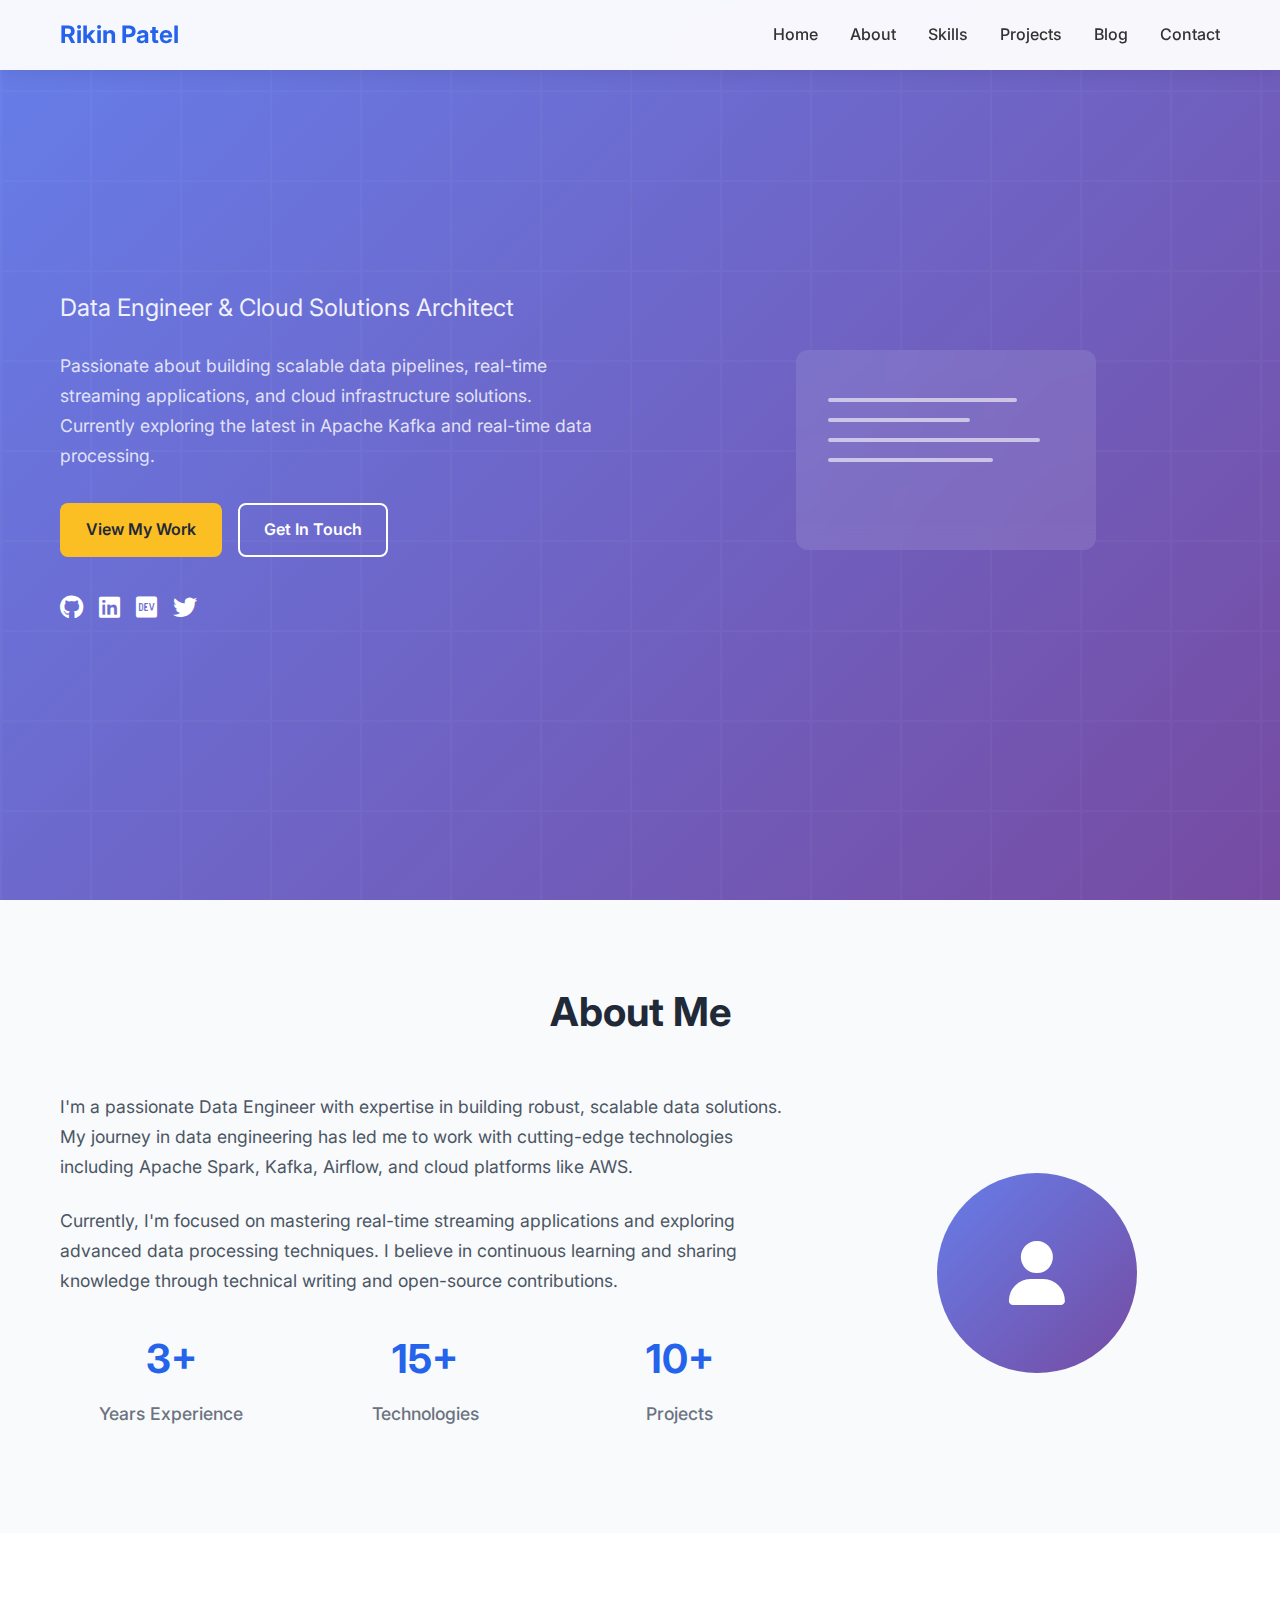
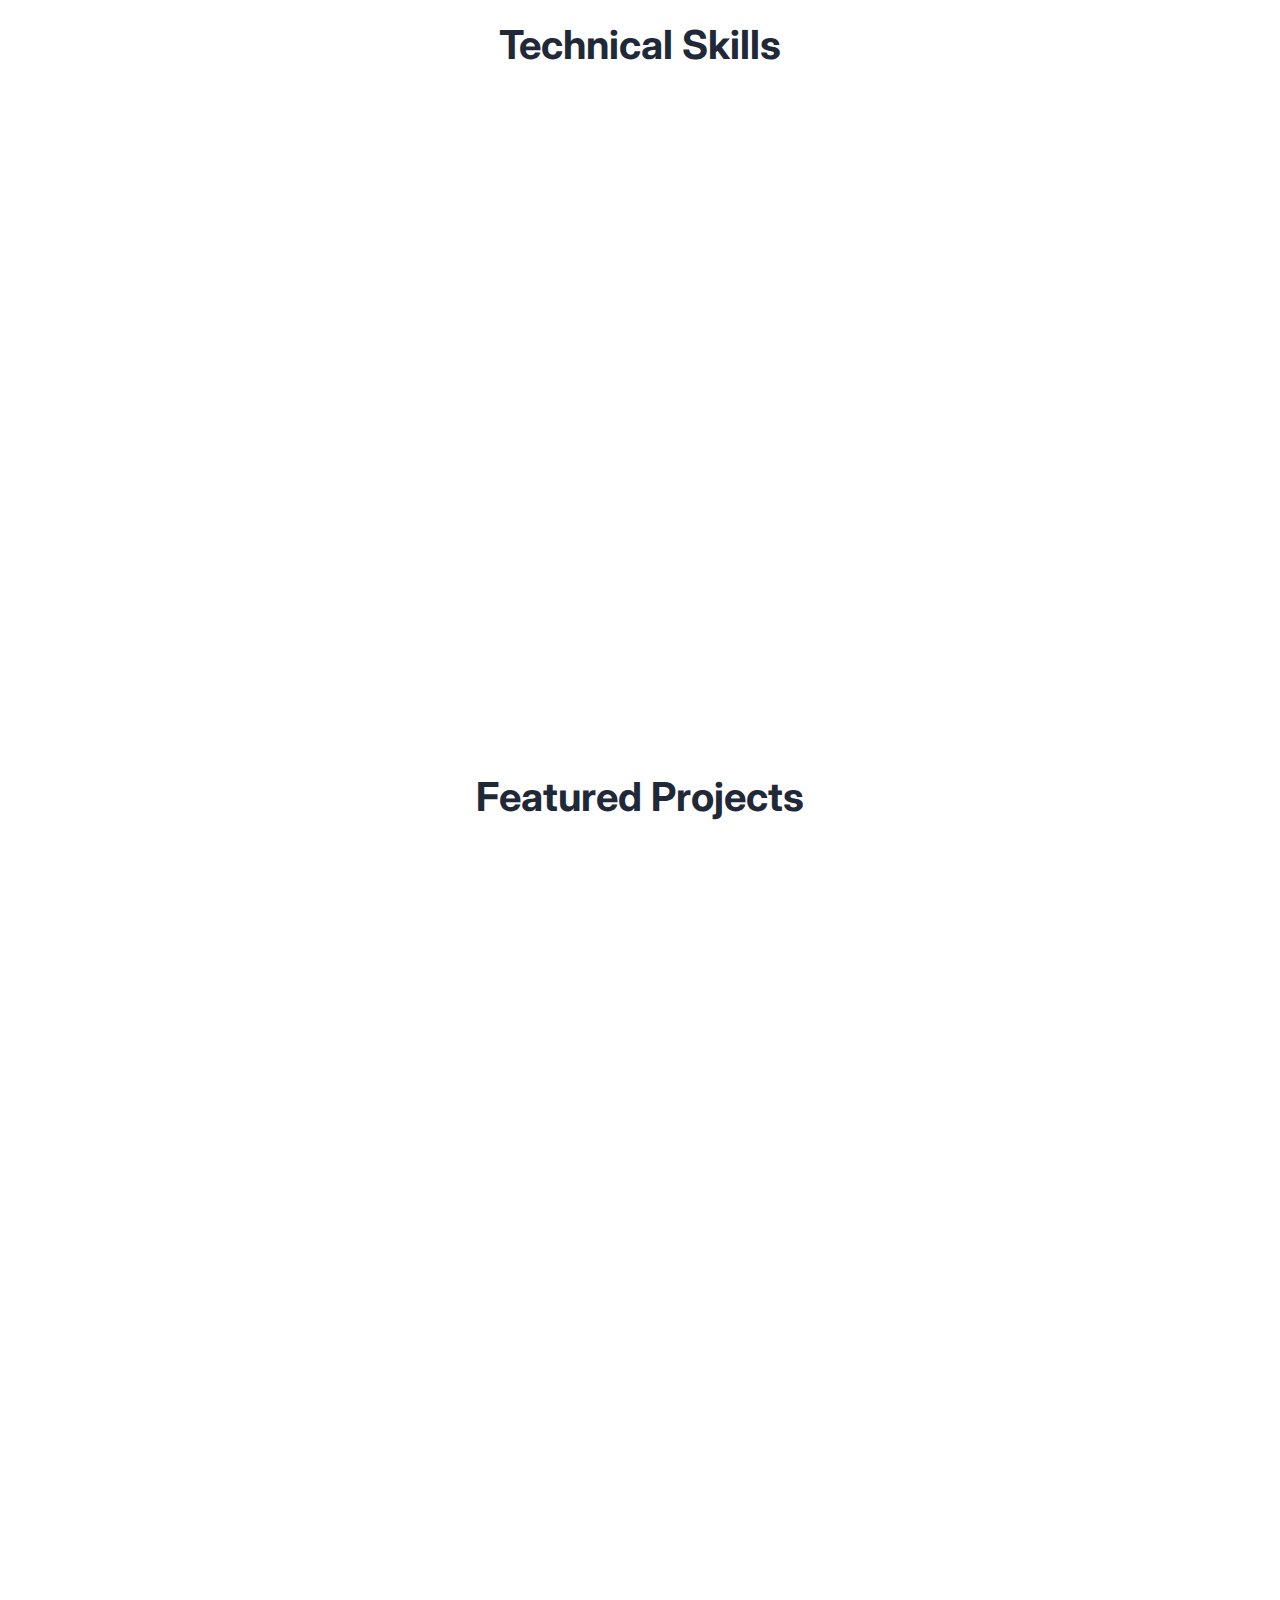
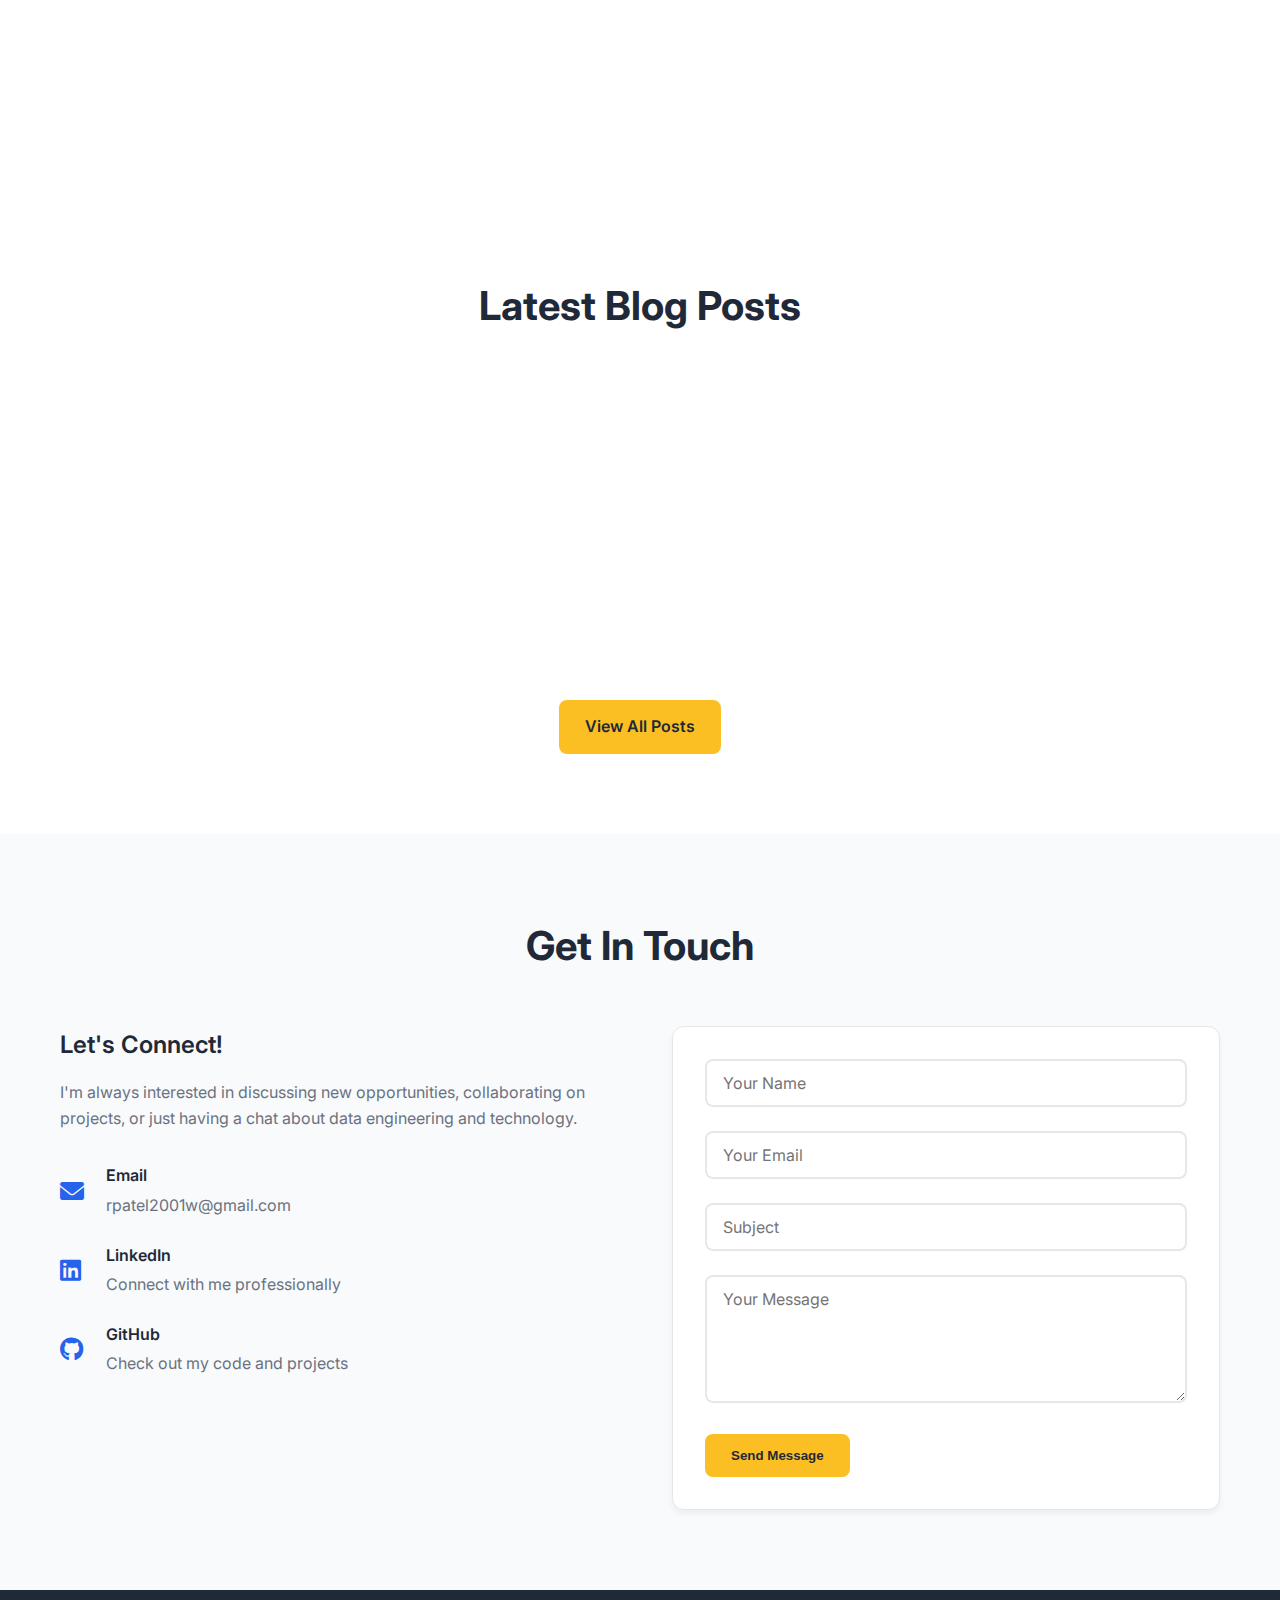
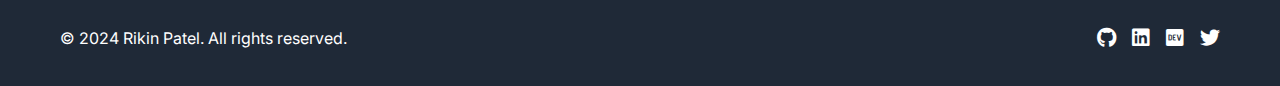
<file: index.html>
<!DOCTYPE html>
<html lang="en">
<head>
    <meta charset="UTF-8">
    <meta name="viewport" content="width=device-width, initial-scale=1.0">
    <title>Rikin Patel - Data Engineer Portfolio</title>
    
    <!-- SEO Meta Tags -->
    <meta name="description" content="Rikin Patel - Passionate Data Engineer specializing in Python, SQL, Apache Spark, Kafka, AWS, and real-time streaming applications. View my portfolio and projects.">
    <meta name="keywords" content="Data Engineer, Python, SQL, Apache Spark, Apache Kafka, AWS, Docker, PostgreSQL, MongoDB, Real-time Streaming">
    <meta name="author" content="Rikin Patel">
    <meta name="robots" content="index, follow">
    
    <!-- Open Graph Meta Tags -->
    <meta property="og:title" content="Rikin Patel - Data Engineer Portfolio">
    <meta property="og:description" content="Passionate Data Engineer specializing in Python, SQL, Apache Spark, Kafka, AWS, and real-time streaming applications.">
    <meta property="og:type" content="website">
    <meta property="og:url" content="https://rikinptl.github.io">
    <meta property="og:image" content="https://rikinptl.github.io/og-image.jpg">
    
    <!-- Twitter Card Meta Tags -->
    <meta name="twitter:card" content="summary_large_image">
    <meta name="twitter:title" content="Rikin Patel - Data Engineer Portfolio">
    <meta name="twitter:description" content="Passionate Data Engineer specializing in Python, SQL, Apache Spark, Kafka, AWS, and real-time streaming applications.">
    <meta name="twitter:image" content="https://rikinptl.github.io/og-image.jpg">
    
    <!-- Favicon -->
    <link rel="icon" type="image/x-icon" href="/favicon.ico">
    <link rel="apple-touch-icon" sizes="180x180" href="/apple-touch-icon.png">
    <link rel="icon" type="image/png" sizes="32x32" href="/favicon-32x32.png">
    <link rel="icon" type="image/png" sizes="16x16" href="/favicon-16x16.png">
    <link rel="manifest" href="/site.webmanifest">
    <link rel="stylesheet" href="styles.css">
    <link href="https://cdnjs.cloudflare.com/ajax/libs/font-awesome/6.0.0/css/all.min.css" rel="stylesheet">
    <link href="https://fonts.googleapis.com/css2?family=Inter:wght@300;400;500;600;700&display=swap" rel="stylesheet">
</head>
<body>
    <!-- Navigation -->
    <nav class="navbar">
        <div class="nav-container">
            <div class="nav-logo">
                <a href="#home">Rikin Patel</a>
            </div>
            <div class="nav-menu" id="nav-menu">
                <a href="#home" class="nav-link">Home</a>
                <a href="#about" class="nav-link">About</a>
                <a href="#skills" class="nav-link">Skills</a>
                <a href="#projects" class="nav-link">Projects</a>
                <a href="#blog" class="nav-link">Blog</a>
                <a href="#contact" class="nav-link">Contact</a>
            </div>
            <div class="nav-toggle" id="nav-toggle">
                <span class="bar"></span>
                <span class="bar"></span>
                <span class="bar"></span>
            </div>
        </div>
    </nav>

    <!-- Hero Section -->
    <section id="home" class="hero">
        <div class="hero-container">
            <div class="hero-content">
                <h1 class="hero-title">
                    Hi, I'm <span class="highlight">Rikin Patel</span>
                </h1>
                <h2 class="hero-subtitle">Data Engineer & Cloud Solutions Architect</h2>
                <p class="hero-description">
                    Passionate about building scalable data pipelines, real-time streaming applications, 
                    and cloud infrastructure solutions. Currently exploring the latest in Apache Kafka 
                    and real-time data processing.
                </p>
                <div class="hero-buttons">
                    <a href="#projects" class="btn btn-primary">View My Work</a>
                    <a href="#contact" class="btn btn-secondary">Get In Touch</a>
                </div>
                <div class="hero-social">
                    <a href="https://github.com/rikinptl" target="_blank" class="social-link">
                        <i class="fab fa-github"></i>
                    </a>
                    <a href="https://www.linkedin.com/in/rikin-patel-02300528a/" target="_blank" class="social-link">
                        <i class="fab fa-linkedin"></i>
                    </a>
                    <a href="https://dev.to/rikinptl" target="_blank" class="social-link">
                        <i class="fab fa-dev"></i>
                    </a>
                    <a href="https://twitter.com/rikinpatel_2620" target="_blank" class="social-link">
                        <i class="fab fa-twitter"></i>
                    </a>
                </div>
            </div>
            <div class="hero-image">
                <div class="code-animation">
                    <div class="code-line"></div>
                    <div class="code-line"></div>
                    <div class="code-line"></div>
                    <div class="code-line"></div>
                </div>
            </div>
        </div>
    </section>

    <!-- About Section -->
    <section id="about" class="about">
        <div class="container">
            <h2 class="section-title">About Me</h2>
            <div class="about-content">
                <div class="about-text">
                    <p>
                        I'm a passionate Data Engineer with expertise in building robust, scalable data solutions. 
                        My journey in data engineering has led me to work with cutting-edge technologies including 
                        Apache Spark, Kafka, Airflow, and cloud platforms like AWS.
                    </p>
                    <p>
                        Currently, I'm focused on mastering real-time streaming applications and exploring 
                        advanced data processing techniques. I believe in continuous learning and sharing 
                        knowledge through technical writing and open-source contributions.
                    </p>
                    <div class="about-stats">
                        <div class="stat">
                            <h3>3+</h3>
                            <p>Years Experience</p>
                        </div>
                        <div class="stat">
                            <h3>15+</h3>
                            <p>Technologies</p>
                        </div>
                        <div class="stat">
                            <h3>10+</h3>
                            <p>Projects</p>
                        </div>
                    </div>
                </div>
                <div class="about-image">
                    <div class="image-placeholder">
                        <i class="fas fa-user"></i>
                    </div>
                </div>
            </div>
        </div>
    </section>

    <!-- Skills Section -->
    <section id="skills" class="skills">
        <div class="container">
            <h2 class="section-title">Technical Skills</h2>
            <div class="skills-grid">
                <div class="skill-category">
                    <h3>Programming Languages</h3>
                    <div class="skill-items">
                        <span class="skill-item">Python</span>
                        <span class="skill-item">SQL</span>
                        <span class="skill-item">Bash/Shell</span>
                    </div>
                </div>
                <div class="skill-category">
                    <h3>Big Data Technologies</h3>
                    <div class="skill-items">
                        <span class="skill-item">Apache Spark</span>
                        <span class="skill-item">Apache Kafka</span>
                        <span class="skill-item">Apache Hadoop</span>
                        <span class="skill-item">Apache Hive</span>
                        <span class="skill-item">Apache Airflow</span>
                    </div>
                </div>
                <div class="skill-category">
                    <h3>Databases</h3>
                    <div class="skill-items">
                        <span class="skill-item">PostgreSQL</span>
                        <span class="skill-item">MongoDB</span>
                        <span class="skill-item">MySQL</span>
                        <span class="skill-item">Cassandra</span>
                        <span class="skill-item">Snowflake</span>
                    </div>
                </div>
                <div class="skill-category">
                    <h3>Cloud & DevOps</h3>
                    <div class="skill-items">
                        <span class="skill-item">AWS</span>
                        <span class="skill-item">Docker</span>
                        <span class="skill-item">Linux</span>
                        <span class="skill-item">Git</span>
                    </div>
                </div>
                <div class="skill-category">
                    <h3>Data Processing</h3>
                    <div class="skill-items">
                        <span class="skill-item">Pandas</span>
                        <span class="skill-item">NumPy</span>
                        <span class="skill-item">Selenium</span>
                        <span class="skill-item">ETL Pipelines</span>
                    </div>
                </div>
            </div>
        </div>
    </section>

    <!-- Projects Section -->
    <section id="projects" class="projects">
        <div class="container">
            <h2 class="section-title">Featured Projects</h2>
            <div class="projects-grid">
                <div class="project-card">
                    <div class="project-image">
                        <i class="fas fa-tools"></i>
                    </div>
                    <div class="project-content">
                        <h3>Utility Scripts</h3>
                        <p>A collection of Python utility scripts for data processing, automation, and system administration tasks.</p>
                        <div class="project-tech">
                            <span class="tech-tag">Python</span>
                            <span class="tech-tag">Automation</span>
                            <span class="tech-tag">Scripts</span>
                        </div>
                        <div class="project-links">
                            <a href="https://github.com/rikinptl/utility-scripts" target="_blank" class="project-link">
                                <i class="fab fa-github"></i> View Code
                            </a>
                        </div>
                    </div>
                </div>

                <div class="project-card">
                    <div class="project-image">
                        <i class="fas fa-database"></i>
                    </div>
                    <div class="project-content">
                        <h3>S3Loader Utility</h3>
                        <p>Efficient data validation and S3 upload utility with comprehensive error handling and logging capabilities.</p>
                        <div class="project-tech">
                            <span class="tech-tag">Python</span>
                            <span class="tech-tag">AWS S3</span>
                            <span class="tech-tag">Data Validation</span>
                        </div>
                        <div class="project-links">
                            <a href="https://dev.to/rikinptl/efficient-data-validation-and-s3-upload-with-python-a-deep-dive-into-s3loader-utility-cal" target="_blank" class="project-link">
                                <i class="fas fa-blog"></i> Read Blog
                            </a>
                        </div>
                    </div>
                </div>

                <div class="project-card">
                    <div class="project-image">
                        <i class="fas fa-cloud"></i>
                    </div>
                    <div class="project-content">
                        <h3>AWS CDK Infrastructure</h3>
                        <p>Cloud infrastructure automation using AWS CDK for scalable and maintainable cloud deployments.</p>
                        <div class="project-tech">
                            <span class="tech-tag">AWS CDK</span>
                            <span class="tech-tag">Infrastructure</span>
                            <span class="tech-tag">Automation</span>
                        </div>
                        <div class="project-links">
                            <a href="https://dev.to/rikinptl/unleashing-aws-cdk-a-developers-gateway-to-cloud-infrastructure-3bg6" target="_blank" class="project-link">
                                <i class="fas fa-blog"></i> Read Blog
                            </a>
                        </div>
                    </div>
                </div>

                <div class="project-card">
                    <div class="project-image">
                        <i class="fas fa-chart-line"></i>
                    </div>
                    <div class="project-content">
                        <h3>EC2 Cost Optimization</h3>
                        <p>Advanced EC2 cost optimization strategies using cron job scheduling for enterprise environments.</p>
                        <div class="project-tech">
                            <span class="tech-tag">AWS EC2</span>
                            <span class="tech-tag">Cost Optimization</span>
                            <span class="tech-tag">Cron Jobs</span>
                        </div>
                        <div class="project-links">
                            <a href="https://dev.to/rikinptl/harnessing-cron-job-scheduling-strategies-for-advanced-ec2-cost-optimization-in-enterprise-it-environments-3cao" target="_blank" class="project-link">
                                <i class="fas fa-blog"></i> Read Blog
                            </a>
                        </div>
                    </div>
                </div>
            </div>
        </div>
    </section>

    <!-- Blog Section -->
    <section id="blog" class="blog">
        <div class="container">
            <h2 class="section-title">Latest Blog Posts</h2>
            <div class="blog-grid">
                <article class="blog-card">
                    <div class="blog-content">
                        <h3>Leveraging Python for Efficient Cold Email Outreach</h3>
                        <p>A practical guide to automating recruiter outreach using Python for efficient networking and job opportunities.</p>
                        <div class="blog-meta">
                            <span class="blog-date">Recent</span>
                            <a href="https://dev.to/rikinptl/leveraging-python-for-efficient-cold-email-outreach-to-recruiters-a-practical-guide-3p25" target="_blank" class="blog-link">Read More</a>
                        </div>
                    </div>
                </article>

                <article class="blog-card">
                    <div class="blog-content">
                        <h3>Unleashing AWS CDK: A Developer's Gateway</h3>
                        <p>Exploring AWS CDK as a powerful tool for cloud infrastructure management and deployment automation.</p>
                        <div class="blog-meta">
                            <span class="blog-date">Recent</span>
                            <a href="https://dev.to/rikinptl/unleashing-aws-cdk-a-developers-gateway-to-cloud-infrastructure-3bg6" target="_blank" class="blog-link">Read More</a>
                        </div>
                    </div>
                </article>

                <article class="blog-card">
                    <div class="blog-content">
                        <h3>EC2 Cost Optimization Strategies</h3>
                        <p>Advanced cron job scheduling strategies for optimizing EC2 costs in enterprise IT environments.</p>
                        <div class="blog-meta">
                            <span class="blog-date">Recent</span>
                            <a href="https://dev.to/rikinptl/harnessing-cron-job-scheduling-strategies-for-advanced-ec2-cost-optimization-in-enterprise-it-environments-3cao" target="_blank" class="blog-link">Read More</a>
                        </div>
                    </div>
                </article>
            </div>
            <div class="blog-cta">
                <a href="https://dev.to/rikinptl" target="_blank" class="btn btn-primary">View All Posts</a>
            </div>
        </div>
    </section>

    <!-- Contact Section -->
    <section id="contact" class="contact">
        <div class="container">
            <h2 class="section-title">Get In Touch</h2>
            <div class="contact-content">
                <div class="contact-info">
                    <h3>Let's Connect!</h3>
                    <p>
                        I'm always interested in discussing new opportunities, 
                        collaborating on projects, or just having a chat about data engineering and technology.
                    </p>
                    <div class="contact-methods">
                        <div class="contact-method">
                            <i class="fas fa-envelope"></i>
                            <div>
                                <h4>Email</h4>
                                <p>rpatel2001w@gmail.com</p>
                            </div>
                        </div>
                        <div class="contact-method">
                            <i class="fab fa-linkedin"></i>
                            <div>
                                <h4>LinkedIn</h4>
                                <p>Connect with me professionally</p>
                            </div>
                        </div>
                        <div class="contact-method">
                            <i class="fab fa-github"></i>
                            <div>
                                <h4>GitHub</h4>
                                <p>Check out my code and projects</p>
                            </div>
                        </div>
                    </div>
                </div>
                <div class="contact-form">
                    <form id="contact-form">
                        <div class="form-group">
                            <input type="text" id="name" name="name" placeholder="Your Name" required>
                        </div>
                        <div class="form-group">
                            <input type="email" id="email" name="email" placeholder="Your Email" required>
                        </div>
                        <div class="form-group">
                            <input type="text" id="subject" name="subject" placeholder="Subject" required>
                        </div>
                        <div class="form-group">
                            <textarea id="message" name="message" placeholder="Your Message" rows="5" required></textarea>
                        </div>
                        <button type="submit" class="btn btn-primary">Send Message</button>
                    </form>
                </div>
            </div>
        </div>
    </section>

    <!-- Footer -->
    <footer class="footer">
        <div class="container">
            <div class="footer-content">
                <p>&copy; 2024 Rikin Patel. All rights reserved.</p>
                <div class="footer-social">
                    <a href="https://github.com/rikinptl" target="_blank"><i class="fab fa-github"></i></a>
                    <a href="https://www.linkedin.com/in/rikin-patel-02300528a/" target="_blank"><i class="fab fa-linkedin"></i></a>
                    <a href="https://dev.to/rikinptl" target="_blank"><i class="fab fa-dev"></i></a>
                    <a href="https://twitter.com/rikinpatel_2620" target="_blank"><i class="fab fa-twitter"></i></a>
                </div>
            </div>
        </div>
    </footer>

    <script src="script.js"></script>
</body>
</html>
</file>
<file: styles.css>
/* Reset and Base Styles */
* {
    margin: 0;
    padding: 0;
    box-sizing: border-box;
}

html {
    scroll-behavior: smooth;
    scroll-padding-top: 80px;
}

body {
    font-family: 'Inter', sans-serif;
    line-height: 1.6;
    color: #333;
    background-color: #ffffff;
}

.container {
    max-width: 1200px;
    margin: 0 auto;
    padding: 0 20px;
}

/* Navigation */
.navbar {
    position: fixed;
    top: 0;
    width: 100%;
    background: rgba(255, 255, 255, 0.95);
    backdrop-filter: blur(10px);
    z-index: 1000;
    padding: 1rem 0;
    box-shadow: 0 2px 20px rgba(0, 0, 0, 0.1);
}

.nav-container {
    max-width: 1200px;
    margin: 0 auto;
    padding: 0 20px;
    display: flex;
    justify-content: space-between;
    align-items: center;
}

.nav-logo a {
    font-size: 1.5rem;
    font-weight: 700;
    color: #2563eb;
    text-decoration: none;
}

.nav-menu {
    display: flex;
    gap: 2rem;
}

.nav-link {
    color: #333;
    text-decoration: none;
    font-weight: 500;
    transition: color 0.3s ease;
    position: relative;
}

.nav-link:hover {
    color: #2563eb;
}

.nav-link::after {
    content: '';
    position: absolute;
    bottom: -5px;
    left: 0;
    width: 0;
    height: 2px;
    background: #2563eb;
    transition: width 0.3s ease;
}

.nav-link:hover::after {
    width: 100%;
}

.nav-toggle {
    display: none;
    flex-direction: column;
    cursor: pointer;
}

.bar {
    width: 25px;
    height: 3px;
    background: #333;
    margin: 3px 0;
    transition: 0.3s;
}

/* Hero Section */
.hero {
    min-height: 100vh;
    display: flex;
    align-items: center;
    background: linear-gradient(135deg, #667eea 0%, #764ba2 100%);
    color: white;
    position: relative;
    overflow: hidden;
}

.hero::before {
    content: '';
    position: absolute;
    top: 0;
    left: 0;
    right: 0;
    bottom: 0;
    background: url('data:image/svg+xml,<svg xmlns="http://www.w3.org/2000/svg" viewBox="0 0 100 100"><defs><pattern id="grid" width="10" height="10" patternUnits="userSpaceOnUse"><path d="M 10 0 L 0 0 0 10" fill="none" stroke="rgba(255,255,255,0.1)" stroke-width="0.5"/></pattern></defs><rect width="100" height="100" fill="url(%23grid)"/></svg>');
    opacity: 0.3;
}

.hero-container {
    max-width: 1200px;
    margin: 0 auto;
    padding: 0 20px;
    display: grid;
    grid-template-columns: 1fr 1fr;
    gap: 4rem;
    align-items: center;
    position: relative;
    z-index: 1;
}

.hero-title {
    font-size: 3.5rem;
    font-weight: 700;
    margin-bottom: 1rem;
    line-height: 1.2;
}

.highlight {
    color: #fbbf24;
}

.hero-subtitle {
    font-size: 1.5rem;
    font-weight: 400;
    margin-bottom: 1.5rem;
    opacity: 0.9;
}

.hero-description {
    font-size: 1.1rem;
    margin-bottom: 2rem;
    opacity: 0.8;
    line-height: 1.7;
}

.hero-buttons {
    display: flex;
    gap: 1rem;
    margin-bottom: 2rem;
}

.btn {
    padding: 12px 24px;
    border-radius: 8px;
    text-decoration: none;
    font-weight: 600;
    transition: all 0.3s ease;
    display: inline-block;
    border: 2px solid transparent;
}

.btn-primary {
    background: #fbbf24;
    color: #1f2937;
}

.btn-primary:hover {
    background: #f59e0b;
    transform: translateY(-2px);
}

.btn-secondary {
    background: transparent;
    color: white;
    border-color: white;
}

.btn-secondary:hover {
    background: white;
    color: #2563eb;
    transform: translateY(-2px);
}

.hero-social {
    display: flex;
    gap: 1rem;
}

.social-link {
    color: white;
    font-size: 1.5rem;
    transition: all 0.3s ease;
}

.social-link:hover {
    color: #fbbf24;
    transform: translateY(-2px);
}

.hero-image {
    display: flex;
    justify-content: center;
    align-items: center;
}

.code-animation {
    width: 300px;
    height: 200px;
    background: rgba(255, 255, 255, 0.1);
    border-radius: 12px;
    padding: 2rem;
    backdrop-filter: blur(10px);
}

.code-line {
    height: 4px;
    background: rgba(255, 255, 255, 0.6);
    margin: 1rem 0;
    border-radius: 2px;
    animation: pulse 2s infinite;
}

.code-line:nth-child(1) { width: 80%; animation-delay: 0s; }
.code-line:nth-child(2) { width: 60%; animation-delay: 0.5s; }
.code-line:nth-child(3) { width: 90%; animation-delay: 1s; }
.code-line:nth-child(4) { width: 70%; animation-delay: 1.5s; }

@keyframes pulse {
    0%, 100% { opacity: 0.6; }
    50% { opacity: 1; }
}

/* Section Styles */
section {
    padding: 5rem 0;
}

.section-title {
    font-size: 2.5rem;
    font-weight: 700;
    text-align: center;
    margin-bottom: 3rem;
    color: #1f2937;
}

/* About Section */
.about {
    background: #f8fafc;
    scroll-margin-top: 80px;
}

.about-content {
    display: grid;
    grid-template-columns: 2fr 1fr;
    gap: 4rem;
    align-items: center;
}

.about-text p {
    font-size: 1.1rem;
    margin-bottom: 1.5rem;
    color: #4b5563;
    line-height: 1.7;
}

.about-stats {
    display: grid;
    grid-template-columns: repeat(3, 1fr);
    gap: 2rem;
    margin-top: 2rem;
}

.stat {
    text-align: center;
}

.stat h3 {
    font-size: 2.5rem;
    font-weight: 700;
    color: #2563eb;
    margin-bottom: 0.5rem;
}

.stat p {
    color: #6b7280;
    font-weight: 500;
}

.about-image {
    display: flex;
    justify-content: center;
}

.profile-image {
    width: 250px;
    height: 250px;
    border-radius: 50%;
    object-fit: cover;
    object-position: center 10%;
    border: 4px solid #e5e7eb;
    box-shadow: 0 8px 25px rgba(0, 0, 0, 0.15);
    transition: all 0.3s ease;
}

.profile-image:hover {
    transform: scale(1.05);
    box-shadow: 0 12px 35px rgba(0, 0, 0, 0.2);
}

.image-placeholder {
    width: 200px;
    height: 200px;
    background: linear-gradient(135deg, #667eea 0%, #764ba2 100%);
    border-radius: 50%;
    display: flex;
    align-items: center;
    justify-content: center;
    color: white;
    font-size: 4rem;
}

/* Skills Section */
.skills {
    background: white;
    scroll-margin-top: 80px;
}

.skills-grid {
    display: grid;
    grid-template-columns: repeat(auto-fit, minmax(300px, 1fr));
    gap: 2rem;
}

.skill-category {
    background: white;
    padding: 2rem;
    border-radius: 12px;
    box-shadow: 0 4px 6px rgba(0, 0, 0, 0.05);
    border: 1px solid #e5e7eb;
}

.skill-category h3 {
    font-size: 1.25rem;
    font-weight: 600;
    margin-bottom: 1rem;
    color: #1f2937;
}

.skill-items {
    display: flex;
    flex-wrap: wrap;
    gap: 0.5rem;
}

.skill-item {
    background: #e0e7ff;
    color: #3730a3;
    padding: 0.5rem 1rem;
    border-radius: 20px;
    font-size: 0.9rem;
    font-weight: 500;
}

/* Research Section */
.research {
    background: #f8fafc;
}

.research-grid {
    display: grid;
    grid-template-columns: repeat(auto-fit, minmax(500px, 1fr));
    gap: 2rem;
}

.research-card {
    background: white;
    border-radius: 12px;
    padding: 2rem;
    box-shadow: 0 4px 6px rgba(0, 0, 0, 0.05);
    border: 1px solid #e5e7eb;
    transition: all 0.3s ease;
}

.research-card:hover {
    transform: translateY(-5px);
    box-shadow: 0 10px 25px rgba(0, 0, 0, 0.1);
}

.research-header {
    margin-bottom: 1.5rem;
}

.research-header h3 {
    font-size: 1.25rem;
    font-weight: 600;
    margin-bottom: 0.5rem;
    color: #1f2937;
    line-height: 1.4;
}

.research-meta {
    display: flex;
    gap: 1rem;
    margin-bottom: 1rem;
}

.publication-venue {
    background: #dbeafe;
    color: #1e40af;
    padding: 0.25rem 0.75rem;
    border-radius: 12px;
    font-size: 0.8rem;
    font-weight: 600;
}

.publication-date {
    color: #6b7280;
    font-size: 0.9rem;
    font-weight: 500;
}

.research-content p {
    color: #6b7280;
    margin-bottom: 1.5rem;
    line-height: 1.6;
}

.research-tech {
    display: flex;
    flex-wrap: wrap;
    gap: 0.5rem;
    margin-bottom: 1.5rem;
}

.research-links {
    display: flex;
    gap: 1rem;
}

.research-link {
    color: #2563eb;
    text-decoration: none;
    font-weight: 500;
    display: flex;
    align-items: center;
    gap: 0.5rem;
    transition: color 0.3s ease;
}

.research-link:hover {
    color: #1d4ed8;
}

/* Projects Section */
.projects {
    background: white;
}

.projects-grid {
    display: grid;
    grid-template-columns: repeat(auto-fit, minmax(300px, 1fr));
    gap: 2rem;
}

.project-card {
    background: white;
    border-radius: 12px;
    overflow: hidden;
    box-shadow: 0 4px 6px rgba(0, 0, 0, 0.05);
    transition: all 0.3s ease;
    border: 1px solid #e5e7eb;
}

.project-card:hover {
    transform: translateY(-5px);
    box-shadow: 0 10px 25px rgba(0, 0, 0, 0.1);
}

.project-image {
    height: 150px;
    background: linear-gradient(135deg, #667eea 0%, #764ba2 100%);
    display: flex;
    align-items: center;
    justify-content: center;
    color: white;
    font-size: 3rem;
}

.project-content {
    padding: 1.5rem;
}

.project-content h3 {
    font-size: 1.25rem;
    font-weight: 600;
    margin-bottom: 0.5rem;
    color: #1f2937;
}

.project-content p {
    color: #6b7280;
    margin-bottom: 1rem;
    line-height: 1.6;
}

.project-tech {
    display: flex;
    flex-wrap: wrap;
    gap: 0.5rem;
    margin-bottom: 1rem;
}

.tech-tag {
    background: #f3f4f6;
    color: #374151;
    padding: 0.25rem 0.75rem;
    border-radius: 12px;
    font-size: 0.8rem;
    font-weight: 500;
}

.project-links {
    display: flex;
    gap: 1rem;
}

.project-link {
    color: #2563eb;
    text-decoration: none;
    font-weight: 500;
    display: flex;
    align-items: center;
    gap: 0.5rem;
    transition: color 0.3s ease;
}

.project-link:hover {
    color: #1d4ed8;
}

/* Blog Section */
.blog-grid {
    display: grid;
    grid-template-columns: repeat(auto-fit, minmax(300px, 1fr));
    gap: 2rem;
    margin-bottom: 2rem;
}

.blog-card {
    background: white;
    border-radius: 12px;
    padding: 2rem;
    box-shadow: 0 4px 6px rgba(0, 0, 0, 0.05);
    border: 1px solid #e5e7eb;
    transition: all 0.3s ease;
}

.blog-card:hover {
    transform: translateY(-3px);
    box-shadow: 0 8px 20px rgba(0, 0, 0, 0.1);
}

.blog-content h3 {
    font-size: 1.25rem;
    font-weight: 600;
    margin-bottom: 0.5rem;
    color: #1f2937;
}

.blog-content p {
    color: #6b7280;
    margin-bottom: 1rem;
    line-height: 1.6;
}

.blog-meta {
    display: flex;
    justify-content: space-between;
    align-items: center;
}

.blog-date {
    color: #9ca3af;
    font-size: 0.9rem;
}

.blog-link {
    color: #2563eb;
    text-decoration: none;
    font-weight: 500;
}

.blog-link:hover {
    color: #1d4ed8;
}

.blog-cta {
    text-align: center;
}

/* Contact Section */
.contact {
    background: #f8fafc;
}

.contact-content {
    display: grid;
    grid-template-columns: 1fr 1fr;
    gap: 4rem;
}

.contact-info h3 {
    font-size: 1.5rem;
    font-weight: 600;
    margin-bottom: 1rem;
    color: #1f2937;
}

.contact-info p {
    color: #6b7280;
    margin-bottom: 2rem;
    line-height: 1.6;
}

.contact-methods {
    display: flex;
    flex-direction: column;
    gap: 1.5rem;
}

.contact-method {
    display: flex;
    align-items: center;
    gap: 1rem;
}

.contact-method i {
    font-size: 1.5rem;
    color: #2563eb;
    width: 30px;
}

.contact-method h4 {
    font-weight: 600;
    color: #1f2937;
    margin-bottom: 0.25rem;
}

.contact-method p {
    color: #6b7280;
    margin: 0;
}

.contact-form {
    background: white;
    padding: 2rem;
    border-radius: 12px;
    box-shadow: 0 4px 6px rgba(0, 0, 0, 0.05);
    border: 1px solid #e5e7eb;
}

.form-group {
    margin-bottom: 1.5rem;
}

.form-group input,
.form-group textarea {
    width: 100%;
    padding: 12px 16px;
    border: 2px solid #e5e7eb;
    border-radius: 8px;
    font-size: 1rem;
    transition: border-color 0.3s ease;
    font-family: inherit;
}

.form-group input:focus,
.form-group textarea:focus {
    outline: none;
    border-color: #2563eb;
}

.form-group textarea {
    resize: vertical;
    min-height: 120px;
}

/* Footer */
.footer {
    background: #1f2937;
    color: white;
    padding: 2rem 0;
}

.footer-content {
    display: flex;
    justify-content: space-between;
    align-items: center;
}

.footer-social {
    display: flex;
    gap: 1rem;
}

.footer-social a {
    color: white;
    font-size: 1.25rem;
    transition: color 0.3s ease;
}

.footer-social a:hover {
    color: #fbbf24;
}

/* Responsive Design */
@media (max-width: 768px) {
    .nav-menu {
        position: fixed;
        left: -100%;
        top: 70px;
        flex-direction: column;
        background-color: white;
        width: 100%;
        text-align: center;
        transition: 0.3s;
        box-shadow: 0 10px 27px rgba(0, 0, 0, 0.05);
        padding: 2rem 0;
    }

    .nav-menu.active {
        left: 0;
    }

    .nav-toggle {
        display: flex;
    }

    .nav-toggle.active .bar:nth-child(2) {
        opacity: 0;
    }

    .nav-toggle.active .bar:nth-child(1) {
        transform: translateY(8px) rotate(45deg);
    }

    .nav-toggle.active .bar:nth-child(3) {
        transform: translateY(-8px) rotate(-45deg);
    }

    .hero-container {
        grid-template-columns: 1fr;
        text-align: center;
        gap: 2rem;
    }

    .hero-title {
        font-size: 2.5rem;
    }

    .hero-buttons {
        justify-content: center;
        flex-wrap: wrap;
    }

    .about-content {
        grid-template-columns: 1fr;
        text-align: center;
    }

    .about-stats {
        grid-template-columns: repeat(3, 1fr);
        gap: 1rem;
    }

    .contact-content {
        grid-template-columns: 1fr;
        gap: 2rem;
    }

    .footer-content {
        flex-direction: column;
        gap: 1rem;
        text-align: center;
    }

    .section-title {
        font-size: 2rem;
    }

    .research-grid {
        grid-template-columns: 1fr;
    }

    .research-card {
        padding: 1.5rem;
    }

    .profile-image {
        width: 200px;
        height: 200px;
    }
}

@media (max-width: 480px) {
    .hero-title {
        font-size: 2rem;
    }

    .hero-subtitle {
        font-size: 1.25rem;
    }

    .about-stats {
        grid-template-columns: 1fr;
    }

    .stat h3 {
        font-size: 2rem;
    }

    .profile-image {
        width: 150px;
        height: 150px;
    }
}
</file>
